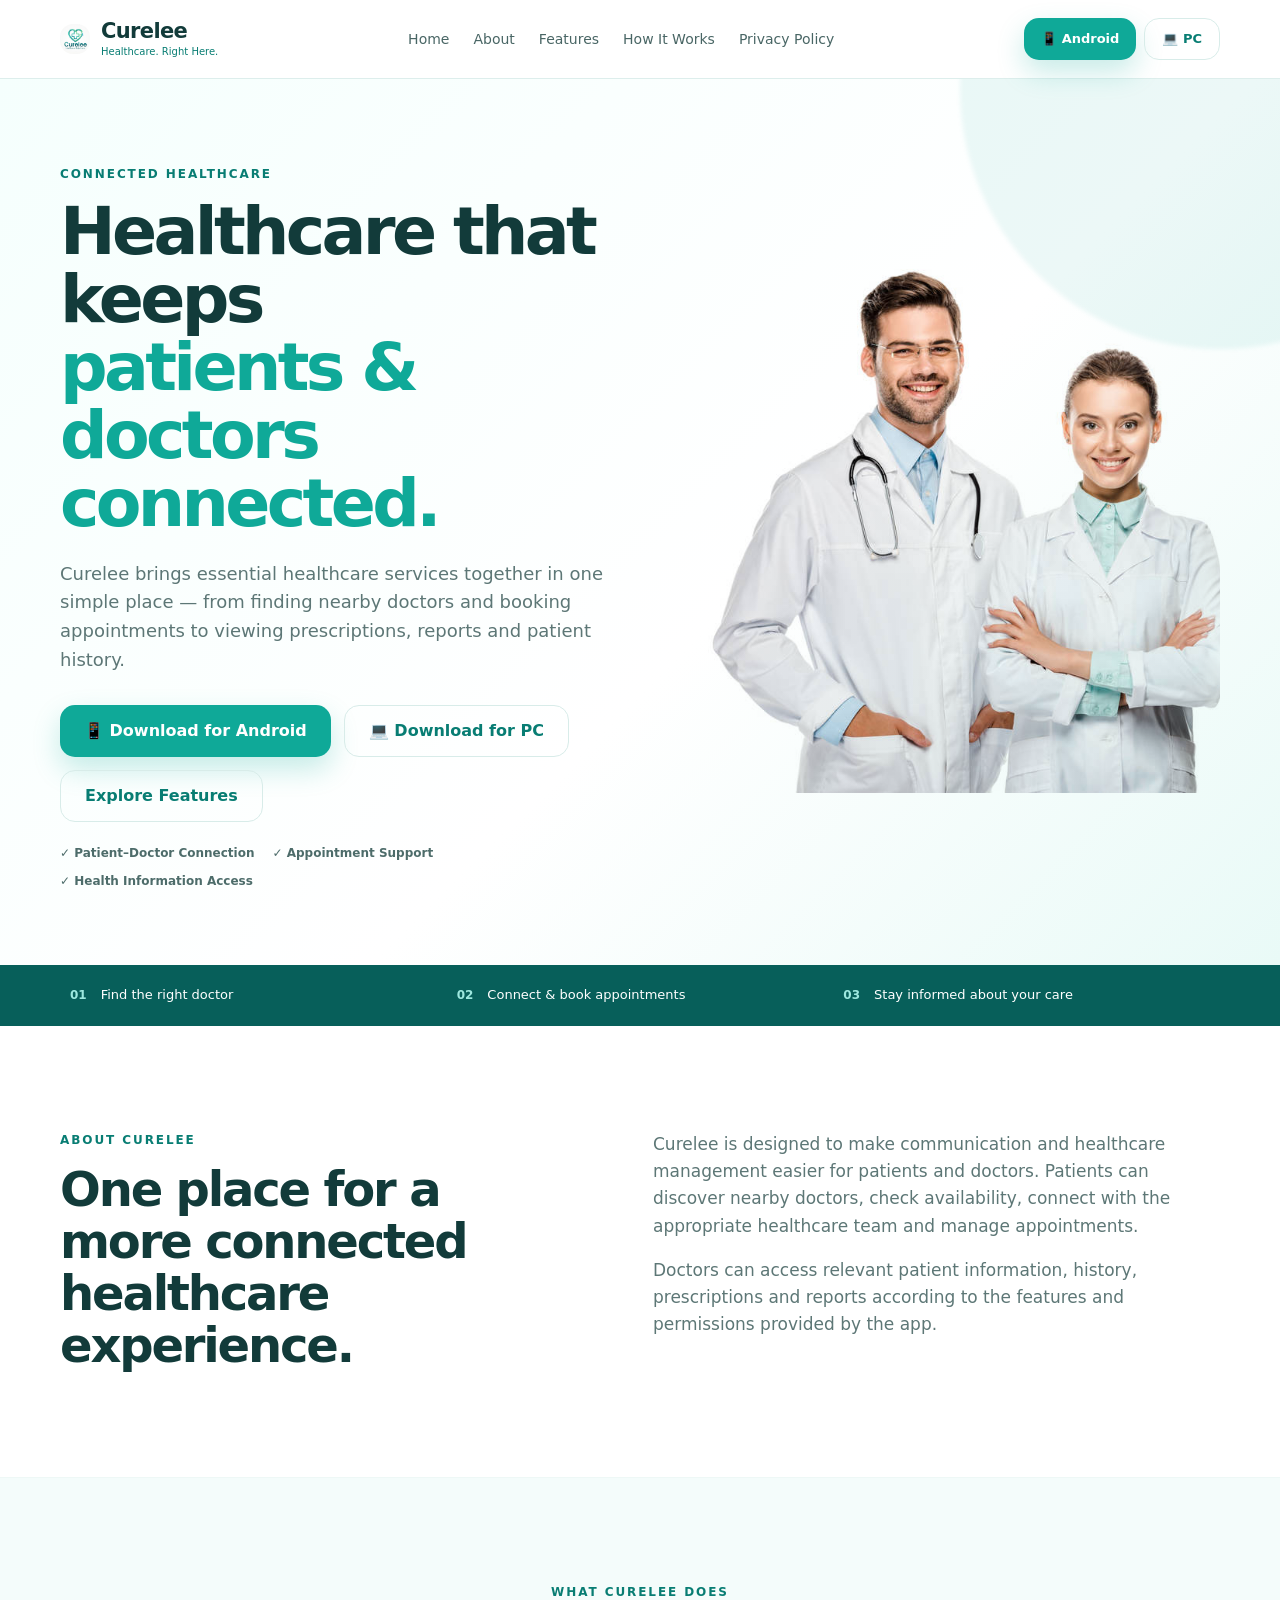
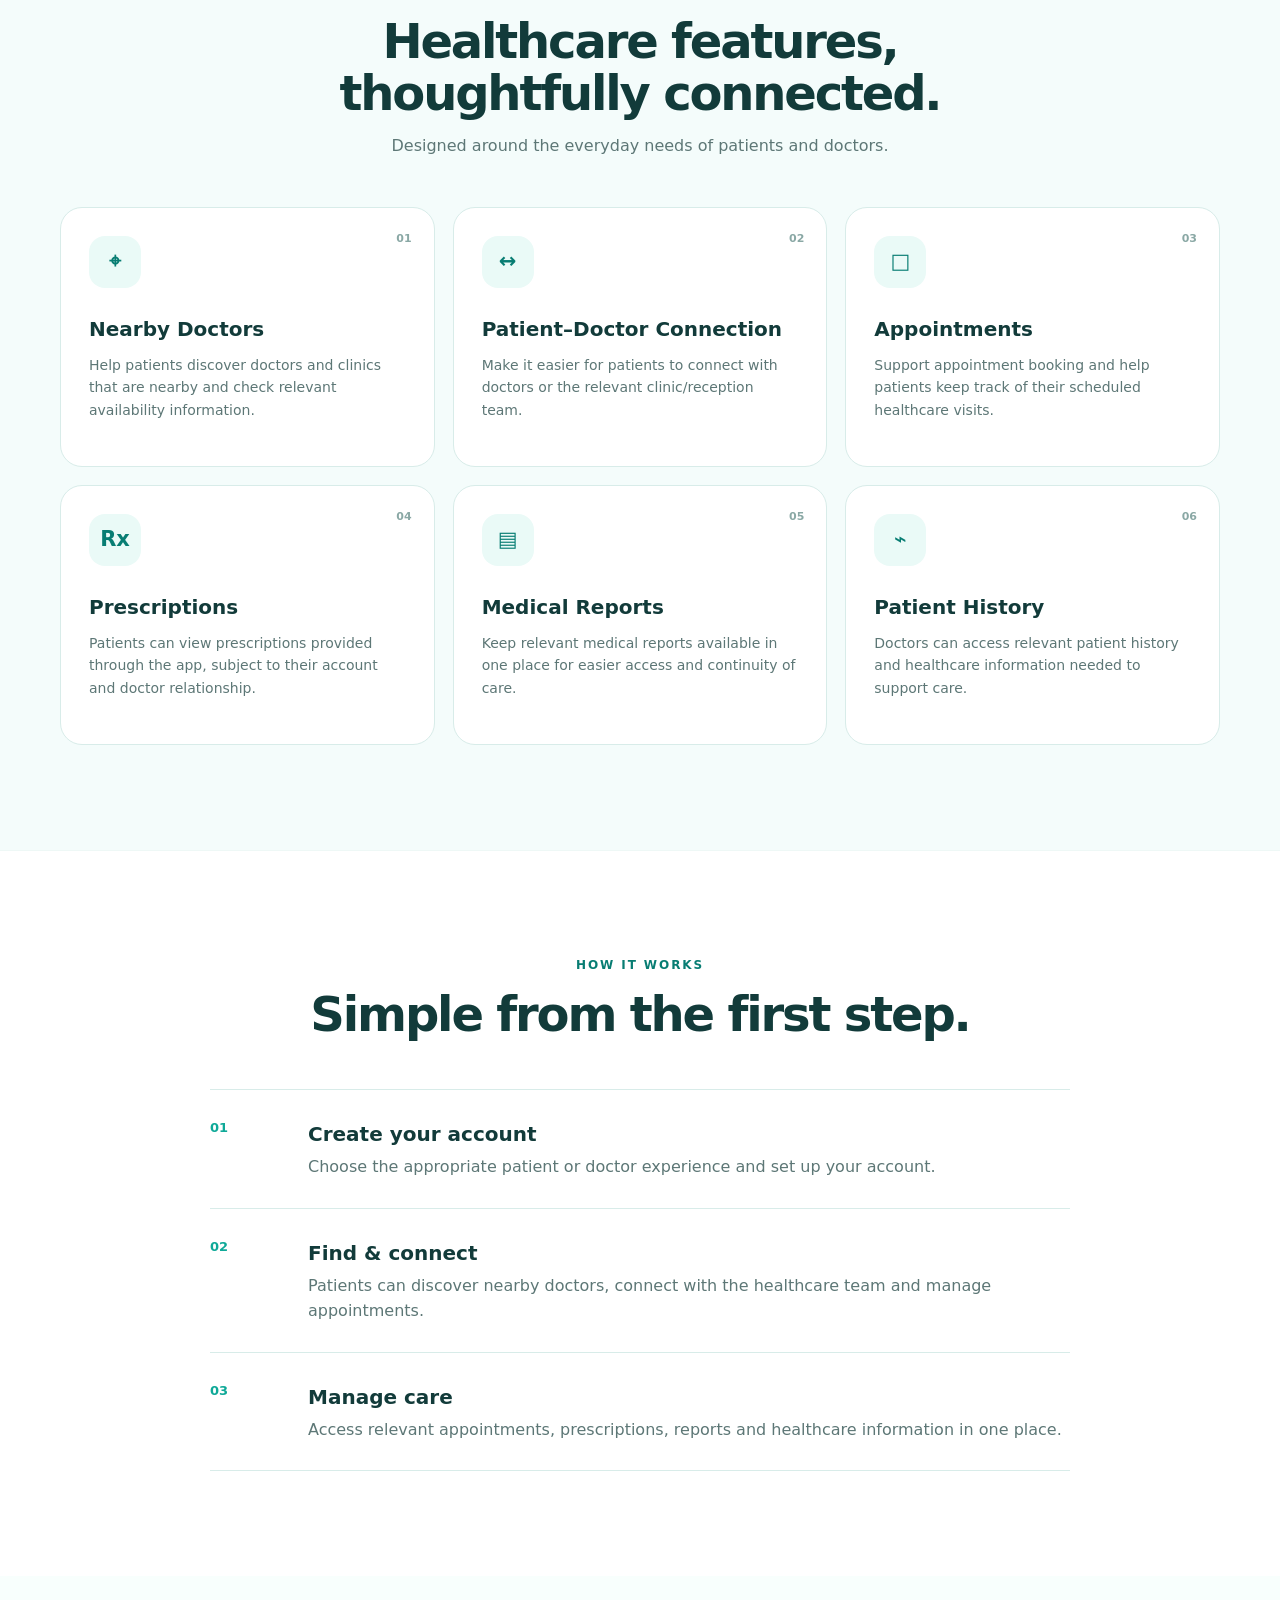
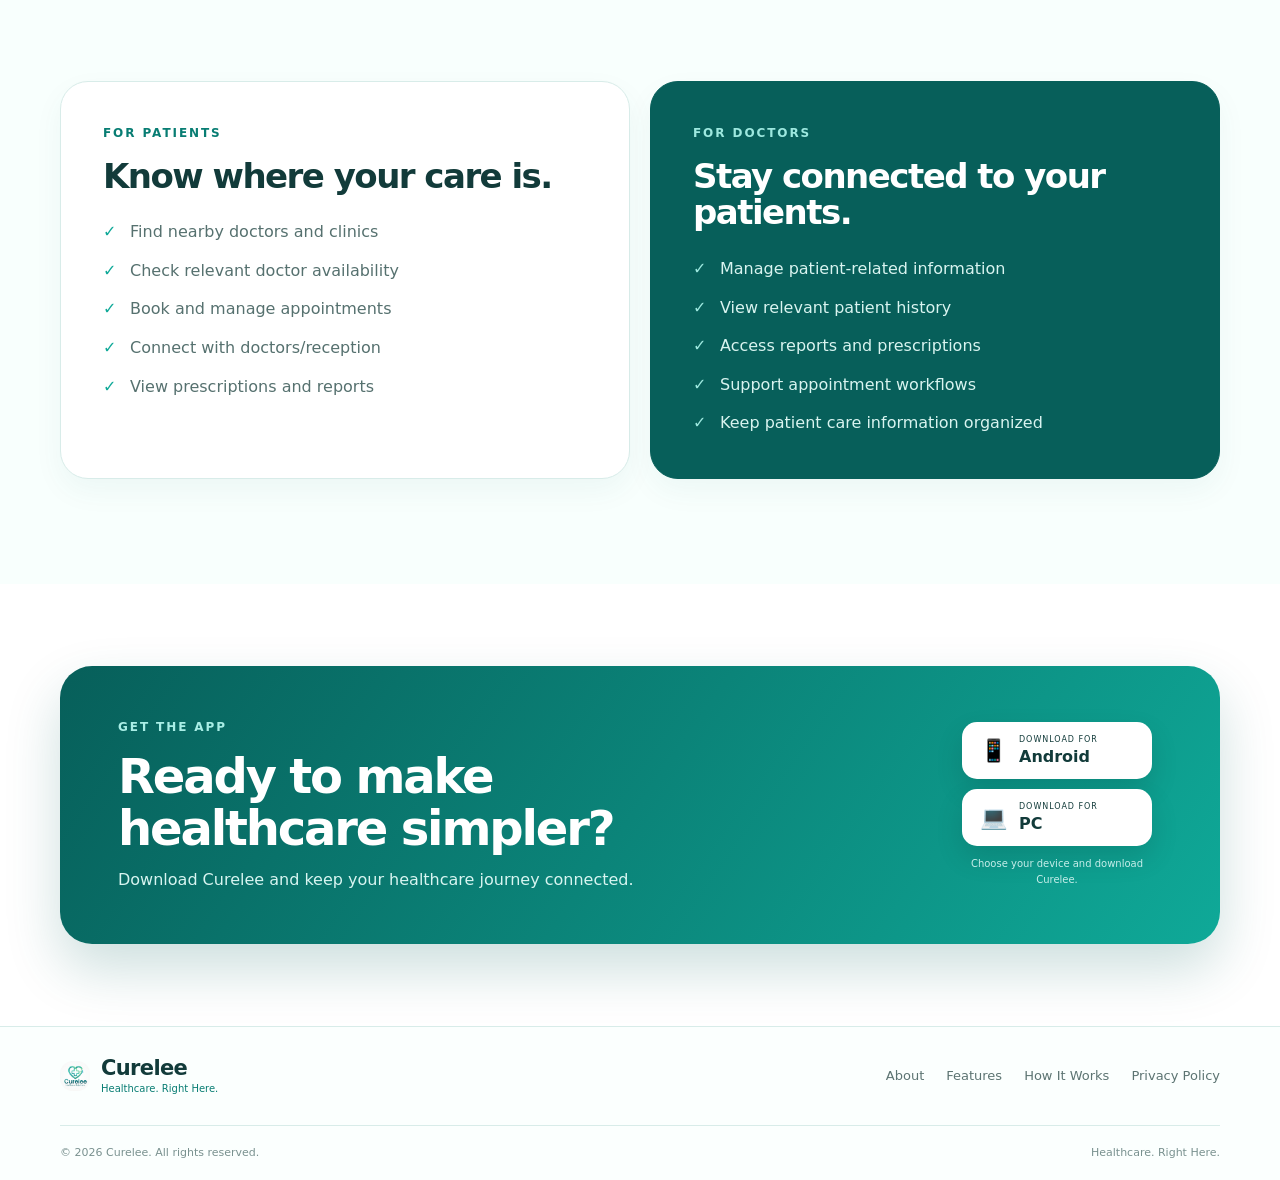
<file: index.html>
<!DOCTYPE html>
<html lang="en">
<head>
  <meta charset="UTF-8">
  <meta name="viewport" content="width=device-width, initial-scale=1.0">

  <title>Curelee | Healthcare. Right Here.</title>

  <meta name="description" content="Curelee connects patients and doctors, helps patients find nearby doctors, manage appointments, view prescriptions and reports, and stay connected with their healthcare team.">
  <meta name="keywords" content="Curelee, healthcare app, doctor appointment, nearby doctors, prescriptions, medical reports">
  <meta name="theme-color" content="#0fa998">

  <meta property="og:title" content="Curelee | Healthcare. Right Here.">
  <meta property="og:description" content="Connected healthcare for patients and doctors.">
  <meta property="og:type" content="website">

  <link rel="icon" href="logo.jpeg" type="image/jpeg">

  <link rel="stylesheet" href="styles.css">
</head>

<body>

  <header class="site-header">
    <div class="container nav">

      <a class="brand" href="#home" aria-label="Curelee Home">
        <img src="logo.jpeg" alt="Curelee logo">
        <div class="brand-copy">
          <strong>Curelee</strong>
          <span>Healthcare. Right Here.</span>
        </div>
      </a>

      <nav class="nav-links" aria-label="Main navigation">
        <a href="#home">Home</a>
        <a href="#about">About</a>
        <a href="#features">Features</a>
        <a href="#how-it-works">How It Works</a>
        <a href="privacy-policy.html">Privacy Policy</a>
      </nav>

      <div style="display:flex;align-items:center;gap:8px;">
        <a class="button button-small" href="https://github.com/hannngjjj/curelee-website-/releases/download/v1/curelee.app.android.apk" download="Curelee-Android.apk">📱 Android</a>
        <a class="button button-small button-outline" href="https://github.com/hannngjjj/curelee-website-/releases/download/v1/CureleeSetup.exe" download="Curelee-PC.exe">💻 PC</a>
      </div>

    </div>
  </header>


  <main id="home">

    <section class="hero">
      <div class="container hero-grid">

        <div class="hero-content">
          <div class="eyebrow">CONNECTED HEALTHCARE</div>

          <h1>
            Healthcare that keeps
            <span>patients & doctors connected.</span>
          </h1>

          <p class="hero-lead">
            Curelee brings essential healthcare services together in one simple place —
            from finding nearby doctors and booking appointments to viewing prescriptions,
            reports and patient history.
          </p>

          <div class="hero-actions">
            <a class="button" href="https://github.com/hannngjjj/curelee-website-/releases/download/v1/curelee.app.android.apk" download="Curelee-Android.apk">📱 Download for Android</a>
            <a class="button button-outline" href="https://github.com/hannngjjj/curelee-website-/releases/download/v1/CureleeSetup.exe" download="Curelee-PC.exe">💻 Download for PC</a>
            <a class="button button-outline" href="#features">Explore Features</a>
          </div>

          <div class="hero-points">
            <span>✓ Patient–Doctor Connection</span>
            <span>✓ Appointment Support</span>
            <span>✓ Health Information Access</span>
          </div>
        </div>

        <div class="hero-visual doctor-hero">
          <div class="doctor-photo-wrap">
            <img src="image.png" alt="Curelee Doctors" class="doctor-photo">
          </div>
        </div>

      </div>
    </section>


    <section class="trust-strip">
      <div class="container trust-grid">
        <div><strong>01</strong><span>Find the right doctor</span></div>
        <div><strong>02</strong><span>Connect & book appointments</span></div>
        <div><strong>03</strong><span>Stay informed about your care</span></div>
      </div>
    </section>


    <section id="about" class="section">
      <div class="container split">
        <div>
          <div class="eyebrow">ABOUT CURELEE</div>
          <h2>One place for a more connected healthcare experience.</h2>
        </div>
        <div class="section-copy">
          <p>Curelee is designed to make communication and healthcare management easier for patients and doctors. Patients can discover nearby doctors, check availability, connect with the appropriate healthcare team and manage appointments.</p>
          <p>Doctors can access relevant patient information, history, prescriptions and reports according to the features and permissions provided by the app.</p>
        </div>
      </div>
    </section>


    <section id="features" class="section section-soft">
      <div class="container">
        <div class="section-heading">
          <div class="eyebrow">WHAT CURELEE DOES</div>
          <h2>Healthcare features, thoughtfully connected.</h2>
          <p>Designed around the everyday needs of patients and doctors.</p>
        </div>

        <div class="feature-grid">
          <article class="feature-card">
            <div class="feature-number">01</div>
            <div class="feature-icon">⌖</div>
            <h3>Nearby Doctors</h3>
            <p>Help patients discover doctors and clinics that are nearby and check relevant availability information.</p>
          </article>

          <article class="feature-card">
            <div class="feature-number">02</div>
            <div class="feature-icon">↔</div>
            <h3>Patient–Doctor Connection</h3>
            <p>Make it easier for patients to connect with doctors or the relevant clinic/reception team.</p>
          </article>

          <article class="feature-card">
            <div class="feature-number">03</div>
            <div class="feature-icon">□</div>
            <h3>Appointments</h3>
            <p>Support appointment booking and help patients keep track of their scheduled healthcare visits.</p>
          </article>

          <article class="feature-card">
            <div class="feature-number">04</div>
            <div class="feature-icon">Rx</div>
            <h3>Prescriptions</h3>
            <p>Patients can view prescriptions provided through the app, subject to their account and doctor relationship.</p>
          </article>

          <article class="feature-card">
            <div class="feature-number">05</div>
            <div class="feature-icon">▤</div>
            <h3>Medical Reports</h3>
            <p>Keep relevant medical reports available in one place for easier access and continuity of care.</p>
          </article>

          <article class="feature-card">
            <div class="feature-number">06</div>
            <div class="feature-icon">⌁</div>
            <h3>Patient History</h3>
            <p>Doctors can access relevant patient history and healthcare information needed to support care.</p>
          </article>
        </div>
      </div>
    </section>


    <section id="how-it-works" class="section">
      <div class="container">
        <div class="section-heading">
          <div class="eyebrow">HOW IT WORKS</div>
          <h2>Simple from the first step.</h2>
        </div>

        <div class="steps">
          <div class="step">
            <span>01</span>
            <div>
              <h3>Create your account</h3>
              <p>Choose the appropriate patient or doctor experience and set up your account.</p>
            </div>
          </div>

          <div class="step">
            <span>02</span>
            <div>
              <h3>Find & connect</h3>
              <p>Patients can discover nearby doctors, connect with the healthcare team and manage appointments.</p>
            </div>
          </div>

          <div class="step">
            <span>03</span>
            <div>
              <h3>Manage care</h3>
              <p>Access relevant appointments, prescriptions, reports and healthcare information in one place.</p>
            </div>
          </div>
        </div>
      </div>
    </section>


    <section class="section patient-doctor">
      <div class="container role-grid">

        <div class="role-card patient">
          <div class="eyebrow">FOR PATIENTS</div>
          <h2>Know where your care is.</h2>
          <ul>
            <li>Find nearby doctors and clinics</li>
            <li>Check relevant doctor availability</li>
            <li>Book and manage appointments</li>
            <li>Connect with doctors/reception</li>
            <li>View prescriptions and reports</li>
          </ul>
        </div>

        <div class="role-card doctor">
          <div class="eyebrow">FOR DOCTORS</div>
          <h2>Stay connected to your patients.</h2>
          <ul>
            <li>Manage patient-related information</li>
            <li>View relevant patient history</li>
            <li>Access reports and prescriptions</li>
            <li>Support appointment workflows</li>
            <li>Keep patient care information organized</li>
          </ul>
        </div>

      </div>
    </section>


    <section id="download" class="download-section">
      <div class="container download-box">

        <div>
          <div class="eyebrow">GET THE APP</div>
          <h2>Ready to make healthcare simpler?</h2>
          <p>Download Curelee and keep your healthcare journey connected.</p>
        </div>

        <div class="download-action">
          <a class="play-button" href="https://github.com/hannngjjj/curelee-website-/releases/download/v1/curelee.app.android.apk" download="Curelee-Android.apk">
            <span class="play-symbol">📱</span>
            <span><small>DOWNLOAD FOR</small><strong>Android</strong></span>
          </a>

          <a class="play-button" href="https://github.com/hannngjjj/curelee-website-/releases/download/v1/CureleeSetup.exe" download="Curelee-PC.exe">
            <span class="play-symbol">💻</span>
            <span><small>DOWNLOAD FOR</small><strong>PC</strong></span>
          </a>

          <small class="store-note">Choose your device and download Curelee.</small>
        </div>

      </div>
    </section>

  </main>


  <footer class="footer">
    <div class="container footer-top">
      <a class="brand footer-brand" href="#home">
        <img src="logo.jpeg" alt="Curelee logo">
        <div class="brand-copy">
          <strong>Curelee</strong>
          <span>Healthcare. Right Here.</span>
        </div>
      </a>

      <div class="footer-links">
        <a href="#about">About</a>
        <a href="#features">Features</a>
        <a href="#how-it-works">How It Works</a>
        <a href="privacy-policy.html">Privacy Policy</a>
      </div>
    </div>

    <div class="container footer-bottom">
      <span>© 2026 Curelee. All rights reserved.</span>
      <span>Healthcare. Right Here.</span>
    </div>
  </footer>

</body>
</html>
</file>
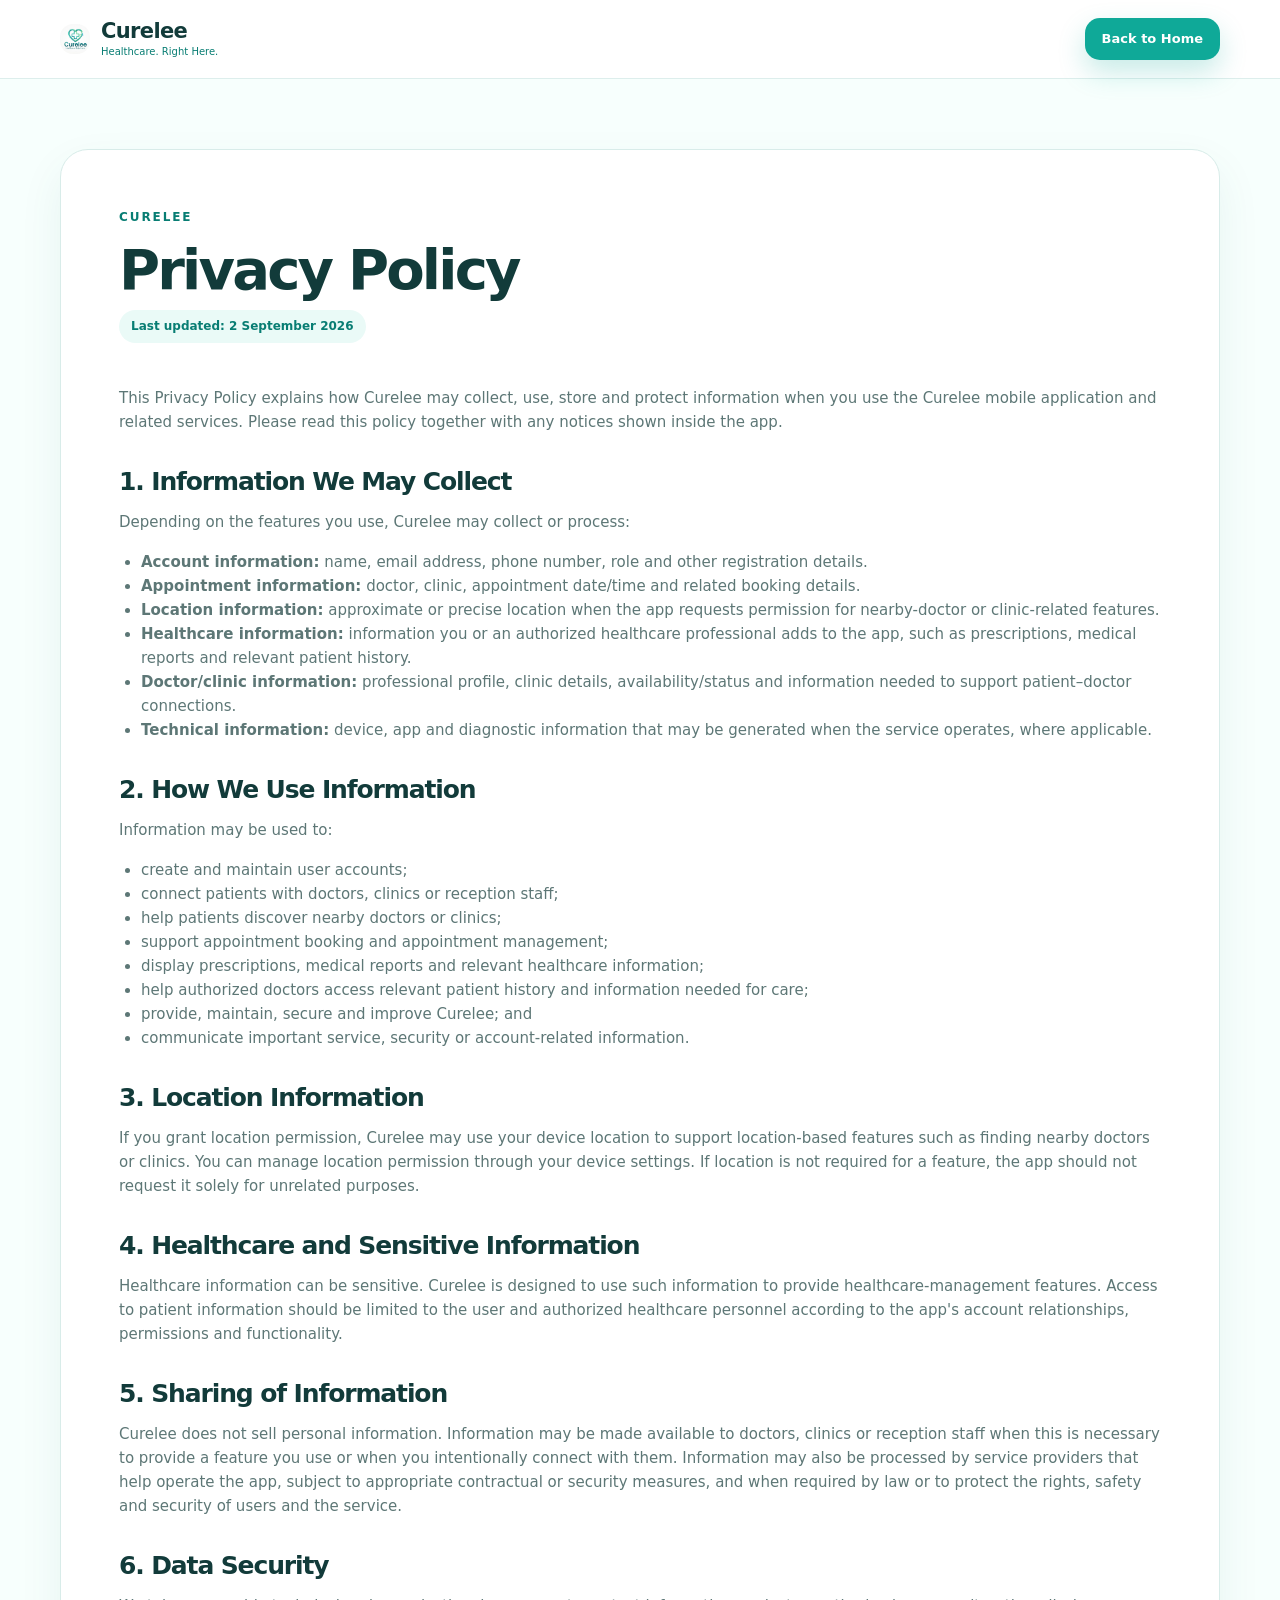
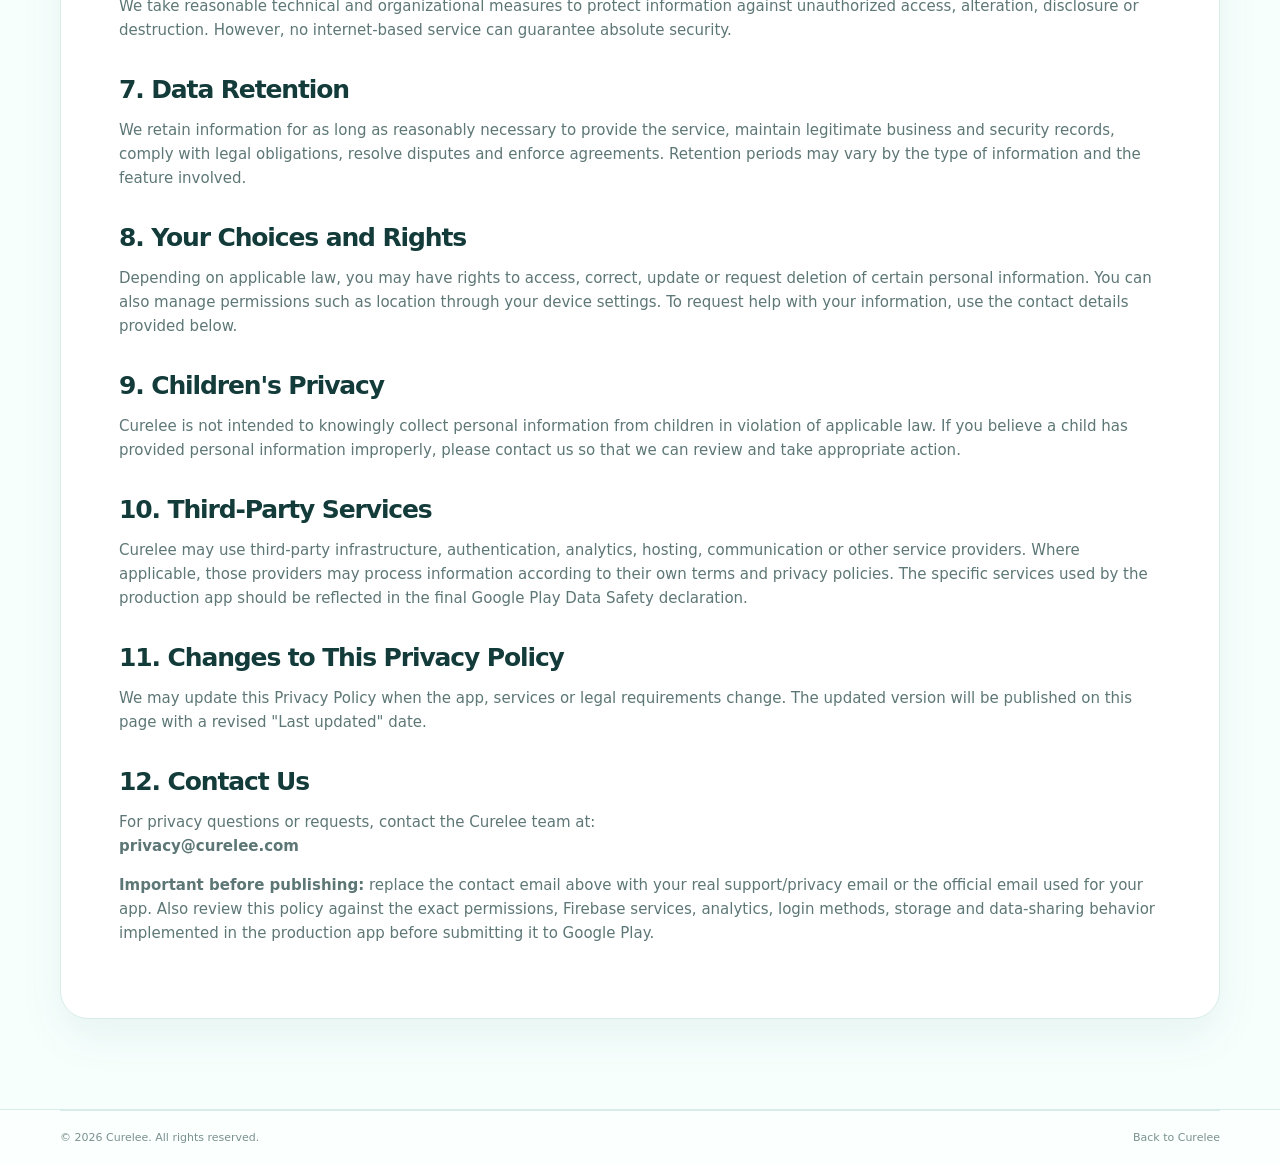
<file: privacy-policy.html>
<!DOCTYPE html>
<html lang="en">
<head>
  <meta charset="UTF-8">
  <meta name="viewport" content="width=device-width, initial-scale=1.0">
  <title>Privacy Policy | Curelee</title>
  <meta name="description" content="Curelee Privacy Policy explaining how information may be collected, used and protected.">
  <meta name="theme-color" content="#0fa998">
  <link rel="icon" href="logo.jpeg" type="image/jpeg">
  <link rel="stylesheet" href="styles.css">
  <style>
    .policy-page{padding:70px 0 90px;background:#f7fffd}
    .policy-card{background:#fff;border:1px solid #d8ece9;border-radius:28px;padding:clamp(28px,5vw,58px);box-shadow:0 18px 45px rgba(7,95,90,.07)}
    .policy-card h1{font-size:clamp(38px,5vw,56px);line-height:1.05;margin:0 0 10px;letter-spacing:-.05em}
    .updated{display:inline-block;color:#087d73;background:#eafaf7;border-radius:999px;padding:7px 12px;font-size:12px;font-weight:750;margin-bottom:28px}
    .policy-card h2{font-size:25px;margin:34px 0 10px}
    .policy-card p,.policy-card li{color:#5d7776;font-size:15px}
    .policy-card ul{padding-left:22px}
    .policy-card a{color:#087d73;font-weight:700}
    .policy-nav{padding:18px 0}
  </style>
</head>
<body>
  <header class="site-header">
    <div class="container nav policy-nav">
      <a class="brand" href="index.html">
        <img src="logo.jpeg" alt="Curelee logo">
        <div class="brand-copy"><strong>Curelee</strong><span>Healthcare. Right Here.</span></div>
      </a>
      <a class="button button-small" href="index.html">Back to Home</a>
    </div>
  </header>

  <main class="policy-page">
    <div class="container">
      <article class="policy-card">
        <div class="eyebrow">CURELEE</div>
        <h1>Privacy Policy</h1>
        <span class="updated">Last updated: 2 September 2026</span>

        <p>
          This Privacy Policy explains how Curelee may collect, use, store and protect
          information when you use the Curelee mobile application and related services.
          Please read this policy together with any notices shown inside the app.
        </p>

        <h2>1. Information We May Collect</h2>
        <p>Depending on the features you use, Curelee may collect or process:</p>
        <ul>
          <li><strong>Account information:</strong> name, email address, phone number, role and other registration details.</li>
          <li><strong>Appointment information:</strong> doctor, clinic, appointment date/time and related booking details.</li>
          <li><strong>Location information:</strong> approximate or precise location when the app requests permission for nearby-doctor or clinic-related features.</li>
          <li><strong>Healthcare information:</strong> information you or an authorized healthcare professional adds to the app, such as prescriptions, medical reports and relevant patient history.</li>
          <li><strong>Doctor/clinic information:</strong> professional profile, clinic details, availability/status and information needed to support patient–doctor connections.</li>
          <li><strong>Technical information:</strong> device, app and diagnostic information that may be generated when the service operates, where applicable.</li>
        </ul>

        <h2>2. How We Use Information</h2>
        <p>Information may be used to:</p>
        <ul>
          <li>create and maintain user accounts;</li>
          <li>connect patients with doctors, clinics or reception staff;</li>
          <li>help patients discover nearby doctors or clinics;</li>
          <li>support appointment booking and appointment management;</li>
          <li>display prescriptions, medical reports and relevant healthcare information;</li>
          <li>help authorized doctors access relevant patient history and information needed for care;</li>
          <li>provide, maintain, secure and improve Curelee; and</li>
          <li>communicate important service, security or account-related information.</li>
        </ul>

        <h2>3. Location Information</h2>
        <p>
          If you grant location permission, Curelee may use your device location to support
          location-based features such as finding nearby doctors or clinics. You can manage
          location permission through your device settings. If location is not required for
          a feature, the app should not request it solely for unrelated purposes.
        </p>

        <h2>4. Healthcare and Sensitive Information</h2>
        <p>
          Healthcare information can be sensitive. Curelee is designed to use such information
          to provide healthcare-management features. Access to patient information should be
          limited to the user and authorized healthcare personnel according to the app's
          account relationships, permissions and functionality.
        </p>

        <h2>5. Sharing of Information</h2>
        <p>
          Curelee does not sell personal information. Information may be made available to
          doctors, clinics or reception staff when this is necessary to provide a feature
          you use or when you intentionally connect with them. Information may also be
          processed by service providers that help operate the app, subject to appropriate
          contractual or security measures, and when required by law or to protect the
          rights, safety and security of users and the service.
        </p>

        <h2>6. Data Security</h2>
        <p>
          We take reasonable technical and organizational measures to protect information
          against unauthorized access, alteration, disclosure or destruction. However, no
          internet-based service can guarantee absolute security.
        </p>

        <h2>7. Data Retention</h2>
        <p>
          We retain information for as long as reasonably necessary to provide the service,
          maintain legitimate business and security records, comply with legal obligations,
          resolve disputes and enforce agreements. Retention periods may vary by the type of
          information and the feature involved.
        </p>

        <h2>8. Your Choices and Rights</h2>
        <p>
          Depending on applicable law, you may have rights to access, correct, update or
          request deletion of certain personal information. You can also manage permissions
          such as location through your device settings. To request help with your information,
          use the contact details provided below.
        </p>

        <h2>9. Children's Privacy</h2>
        <p>
          Curelee is not intended to knowingly collect personal information from children in
          violation of applicable law. If you believe a child has provided personal information
          improperly, please contact us so that we can review and take appropriate action.
        </p>

        <h2>10. Third-Party Services</h2>
        <p>
          Curelee may use third-party infrastructure, authentication, analytics, hosting,
          communication or other service providers. Where applicable, those providers may
          process information according to their own terms and privacy policies. The specific
          services used by the production app should be reflected in the final Google Play
          Data Safety declaration.
        </p>

        <h2>11. Changes to This Privacy Policy</h2>
        <p>
          We may update this Privacy Policy when the app, services or legal requirements change.
          The updated version will be published on this page with a revised "Last updated" date.
        </p>

        <h2>12. Contact Us</h2>
        <p>
          For privacy questions or requests, contact the Curelee team at:
          <br><strong>privacy@curelee.com</strong>
        </p>
        <p>
          <strong>Important before publishing:</strong> replace the contact email above with
          your real support/privacy email or the official email used for your app. Also review
          this policy against the exact permissions, Firebase services, analytics, login methods,
          storage and data-sharing behavior implemented in the production app before submitting
          it to Google Play.
        </p>
      </article>
    </div>
  </main>

  <footer class="footer">
    <div class="container footer-bottom">
      <span>© 2026 Curelee. All rights reserved.</span>
      <a href="index.html">Back to Curelee</a>
    </div>
  </footer>
</body>
</html>
</file>
<file: styles.css>
:root{
  --teal:#0fa998;
  --teal-dark:#087d73;
  --teal-deep:#075f5a;
  --mint:#eafaf7;
  --mint-2:#f4fcfb;
  --ink:#123b3a;
  --muted:#5d7776;
  --white:#ffffff;
  --line:#d8ece9;
  --shadow:0 22px 60px rgba(7,95,90,.13);
  --radius:24px;
  --max:1160px;
}
*{box-sizing:border-box}
html{scroll-behavior:smooth}
body{margin:0;font-family:Inter,ui-sans-serif,system-ui,-apple-system,BlinkMacSystemFont,"Segoe UI",sans-serif;color:var(--ink);background:var(--white);line-height:1.6}
a{text-decoration:none;color:inherit}
.container{width:min(var(--max),calc(100% - 40px));margin:auto}
.site-header{position:sticky;top:0;z-index:50;background:rgba(255,255,255,.94);backdrop-filter:blur(16px);border-bottom:1px solid rgba(216,236,233,.85)}
.nav{min-height:78px;display:flex;align-items:center;justify-content:space-between;gap:24px}
.brand{display:flex;align-items:center;gap:11px}
.brand img{width:30px;height:30px;object-fit:cover;border-radius:13px}
.brand-copy{display:flex;flex-direction:column;line-height:1.05}
.brand-copy strong{font-size:21px;letter-spacing:-.03em}
.brand-copy span{font-size:10px;color:var(--teal-dark);margin-top:5px}
.nav-links{display:flex;align-items:center;gap:24px;font-size:14px;color:#496665}
.nav-links a:hover,.footer-links a:hover{color:var(--teal-dark)}
.button{display:inline-flex;align-items:center;justify-content:center;min-height:52px;padding:0 24px;border-radius:15px;background:var(--teal);color:white;font-weight:750;box-shadow:0 12px 28px rgba(15,169,152,.23);transition:.2s ease}
.button:hover{transform:translateY(-2px);background:var(--teal-dark)}
.button-small{min-height:42px;padding:0 17px;font-size:13px}
.button-outline{background:transparent;color:var(--teal-dark);border:1px solid var(--line);box-shadow:none}
.button-outline:hover{color:white;border-color:var(--teal)}
.hero{position:relative;overflow:hidden;background:linear-gradient(135deg,#f5fffd 0%,#ffffff 58%,#e9faf7 100%);padding:86px 0 74px}
.hero:before{content:"";position:absolute;width:520px;height:520px;border-radius:50%;background:rgba(15,169,152,.08);filter:blur(2px);right:-200px;top:-250px}
.hero-grid{display:grid;grid-template-columns:1.04fr .96fr;align-items:center;gap:60px;position:relative}
.eyebrow{font-size:12px;font-weight:850;letter-spacing:.16em;color:var(--teal-dark);margin-bottom:14px}
.hero h1{font-size:clamp(44px,5.2vw,70px);line-height:1.02;letter-spacing:-.055em;margin:0 0 22px;max-width:760px}
.hero h1 span{display:block;color:var(--teal)}
.hero-lead{font-size:18px;color:var(--muted);max-width:650px;margin:0}
.hero-actions{display:flex;gap:13px;flex-wrap:wrap;margin:30px 0 22px}
.hero-points{display:flex;flex-wrap:wrap;gap:9px 18px;color:#4d6c6a;font-size:12px;font-weight:650}
.hero-visual{min-height:500px;position:relative;display:grid;place-items:center}
.glow{position:absolute;border-radius:50%;filter:blur(1px)}
.glow-one{width:330px;height:330px;background:#d5f5ef}
.glow-two{width:180px;height:180px;background:#b9ebe4;right:5%;bottom:12%}
.health-orbit{position:absolute;border:1px solid rgba(15,169,152,.22);border-radius:50%}
.orbit-one{width:430px;height:430px;transform:rotate(25deg)}
.orbit-two{width:300px;height:300px;transform:rotate(-22deg)}
.main-card{position:relative;z-index:3;width:min(390px,80%);padding:35px;border-radius:32px;background:rgba(255,255,255,.92);border:1px solid rgba(216,236,233,.95);box-shadow:var(--shadow);display:flex;align-items:center;gap:20px}
.heart-mark{width:74px;height:74px;display:grid;place-items:center;border-radius:23px;background:var(--mint);color:var(--teal);font-size:43px;font-weight:500;box-shadow:inset 0 0 0 1px var(--line)}
.main-card small{font-weight:850;letter-spacing:.16em;color:var(--teal-dark)}
.main-card h3{font-size:28px;line-height:1.1;margin:7px 0}
.main-card p{margin:0;color:var(--muted);font-size:13px}
.floating-card{position:absolute;z-index:4;display:flex;align-items:center;gap:10px;background:#fff;border:1px solid var(--line);padding:13px 16px;border-radius:17px;box-shadow:0 16px 35px rgba(7,95,90,.12)}
.floating-card strong,.floating-card small{display:block}
.floating-card strong{font-size:12px}.floating-card small{font-size:10px;color:var(--muted);margin-top:2px}
.mini-icon{width:30px;height:30px;border-radius:10px;background:var(--mint);color:var(--teal);display:grid;place-items:center;font-weight:850}
.card-doctor{top:10%;right:0}.card-appointment{bottom:12%;left:0}.card-report{bottom:2%;right:8%}
.trust-strip{background:var(--teal-deep);color:#fff}
.trust-grid{display:grid;grid-template-columns:repeat(3,1fr)}
.trust-grid div{display:flex;gap:14px;align-items:center;padding:20px 10px}
.trust-grid strong{font-size:12px;color:#9de8df}.trust-grid span{font-size:13px}
.section{padding:105px 0}
.section-soft{background:var(--mint-2);border-top:1px solid #eef8f6;border-bottom:1px solid #eef8f6}
.split{display:grid;grid-template-columns:.95fr 1.05fr;gap:80px}
h2{font-size:clamp(32px,4vw,48px);line-height:1.08;letter-spacing:-.045em;margin:0}
.section-copy{color:var(--muted);font-size:17px}.section-copy p{margin:0 0 17px}
.section-heading{text-align:center;max-width:700px;margin:0 auto 48px}.section-heading p{color:var(--muted);margin:14px 0 0}
.feature-grid{display:grid;grid-template-columns:repeat(3,1fr);gap:18px}
.feature-card{position:relative;padding:28px;background:#fff;border:1px solid var(--line);border-radius:22px;min-height:260px;transition:.2s ease}
.feature-card:hover{transform:translateY(-5px);box-shadow:var(--shadow)}
.feature-number{position:absolute;right:22px;top:22px;font-size:11px;color:#8aa8a5;font-weight:800}
.feature-icon{width:52px;height:52px;border-radius:16px;background:var(--mint);color:var(--teal-dark);display:grid;place-items:center;font-size:21px;font-weight:850;margin-bottom:25px}
.feature-card h3{font-size:20px;margin:0 0 9px}.feature-card p{font-size:14px;color:var(--muted);margin:0}
.steps{max-width:860px;margin:auto;border-top:1px solid var(--line)}
.step{display:grid;grid-template-columns:70px 1fr;gap:28px;padding:28px 0;border-bottom:1px solid var(--line)}
.step>span{color:var(--teal);font-size:13px;font-weight:900}.step h3{margin:0 0 4px;font-size:20px}.step p{margin:0;color:var(--muted)}
.patient-doctor{background:#f8fffd}
.role-grid{display:grid;grid-template-columns:1fr 1fr;gap:20px}
.role-card{border-radius:28px;padding:42px;background:#fff;border:1px solid var(--line);box-shadow:0 12px 30px rgba(7,95,90,.05)}
.role-card.doctor{background:var(--teal-deep);color:#fff;border-color:var(--teal-deep)}
.role-card.doctor .eyebrow{color:#9de8df}.role-card h2{font-size:34px;margin-bottom:25px}
.role-card ul{list-style:none;margin:0;padding:0;display:grid;gap:13px}
.role-card li{padding-left:27px;position:relative;color:#56716f}.doctor li{color:#d9f4f0}.role-card li:before{content:"✓";position:absolute;left:0;color:var(--teal);font-weight:900}.doctor li:before{color:#9de8df}
.download-section{padding:82px 0}
.download-box{background:linear-gradient(125deg,var(--teal-deep),var(--teal));color:#fff;border-radius:32px;padding:52px 58px;display:flex;align-items:center;justify-content:space-between;gap:35px;box-shadow:0 25px 55px rgba(7,95,90,.2)}
.download-box .eyebrow{color:#a9eee6}.download-box h2{max-width:620px}.download-box p{margin:12px 0 0;color:#d8f5f1}.download-action{display:flex;flex-direction:column;align-items:center;gap:10px;min-width:205px}
.play-button{display:flex;align-items:center;gap:12px;background:#fff;color:var(--ink);padding:11px 18px;border-radius:15px;min-width:190px;box-shadow:0 12px 28px rgba(0,0,0,.12)}
.play-button small,.play-button strong{display:block;line-height:1.1}.play-button small{font-size:8px;letter-spacing:.12em}.play-button strong{font-size:16px;margin-top:3px}.play-symbol{font-size:22px;color:var(--teal)}
.store-note{font-size:10px;color:#c6eeea;text-align:center;max-width:210px}
.footer{border-top:1px solid var(--line);background:#fbfffe}
.footer-top{display:flex;justify-content:space-between;align-items:center;padding:30px 0}
.footer-brand img{width:30px;height:30px}.footer-links{display:flex;gap:22px;font-size:13px;color:#5c7472}
.footer-bottom{border-top:1px solid var(--line);display:flex;justify-content:space-between;padding:18px 0;color:#79918f;font-size:11px}
@media(max-width:950px){
  .nav-links{display:none}.hero-grid,.split{grid-template-columns:1fr}.hero{padding-top:60px}.hero-visual{min-height:450px}.feature-grid{grid-template-columns:repeat(2,1fr)}.download-box{align-items:flex-start;flex-direction:column}.download-action{align-items:flex-start}.role-grid{grid-template-columns:1fr}
}
@media(max-width:650px){
  .container{width:min(var(--max),calc(100% - 28px))}.nav{min-height:68px}.nav .button{display:none}.hero h1{font-size:43px}.hero-lead{font-size:16px}.hero-visual{min-height:390px}.main-card{padding:25px;width:92%}.main-card h3{font-size:23px}.heart-mark{width:60px;height:60px;font-size:35px}.floating-card{transform:scale(.88)}.card-doctor{top:2%;right:-5%}.card-appointment{bottom:9%;left:-7%}.card-report{right:-4%;bottom:0}.trust-grid{grid-template-columns:1fr}.trust-grid div{padding:14px 5px}.section{padding:78px 0}.feature-grid{grid-template-columns:1fr}.feature-card{min-height:auto}.footer-top,.footer-bottom{flex-direction:column;align-items:flex-start;gap:18px}.footer-links{flex-wrap:wrap}.download-box{padding:36px 28px}.download-box h2{font-size:34px}
}
/* =========================================
   CURELEE - NATURAL HERO DOCTOR IMAGE
   ========================================= */

.doctor-hero{
  position:relative;
  min-height:500px;
  display:flex;
  align-items:center;
  justify-content:center;
  overflow:hidden;
}

/* NO CARD / NO FRAME / NO CIRCLE */
.doctor-hero::before{
  display:none;
}

.doctor-photo-wrap{
  position:relative;
  width:100%;
  height:520px;

  display:flex;
  align-items:flex-end;
  justify-content:center;

  overflow:hidden;
}

/* Main doctor image */
.doctor-photo{
  position:relative;
  z-index:2;

  width:560px;
  height:520px;

  object-fit:cover;
  object-position:center top;

  display:block;

  border:none;
  border-radius:0;
  box-shadow:none;
  outline:none;

  /*
    Removes the hard rectangular look.
    White parts of the original stock photo
    blend into the Curelee background.
  */
  mix-blend-mode:multiply;

  /*
    Soft fade around the image edges.
    This makes it look integrated instead
    of pasted onto the page.
  */
  -webkit-mask-image:
    linear-gradient(
      to right,
      transparent 0%,
      black 8%,
      black 92%,
      transparent 100%
    );

  mask-image:
    linear-gradient(
      to right,
      transparent 0%,
      black 8%,
      black 92%,
      transparent 100%
    );
}


/* LARGE DESKTOP */
@media (min-width:1100px){

  .doctor-hero{
    min-height:520px;
  }

  .doctor-photo-wrap{
    height:530px;
  }

  .doctor-photo{
    width:570px;
    height:530px;

    object-fit:cover;
    object-position:center top;
  }

}


/* TABLET */
@media (max-width:950px){

  .doctor-hero{
    min-height:460px;
  }

  .doctor-photo-wrap{
    height:470px;
  }

  .doctor-photo{
    width:500px;
    height:470px;

    object-fit:cover;
    object-position:center top;
  }

}


/* MOBILE */
@media (max-width:650px){

  .doctor-hero{
    min-height:390px;
  }

  .doctor-photo-wrap{
    height:400px;
  }

  .doctor-photo{
    width:430px;
    height:400px;

    object-fit:cover;
    object-position:center top;
  }

}
</file>
